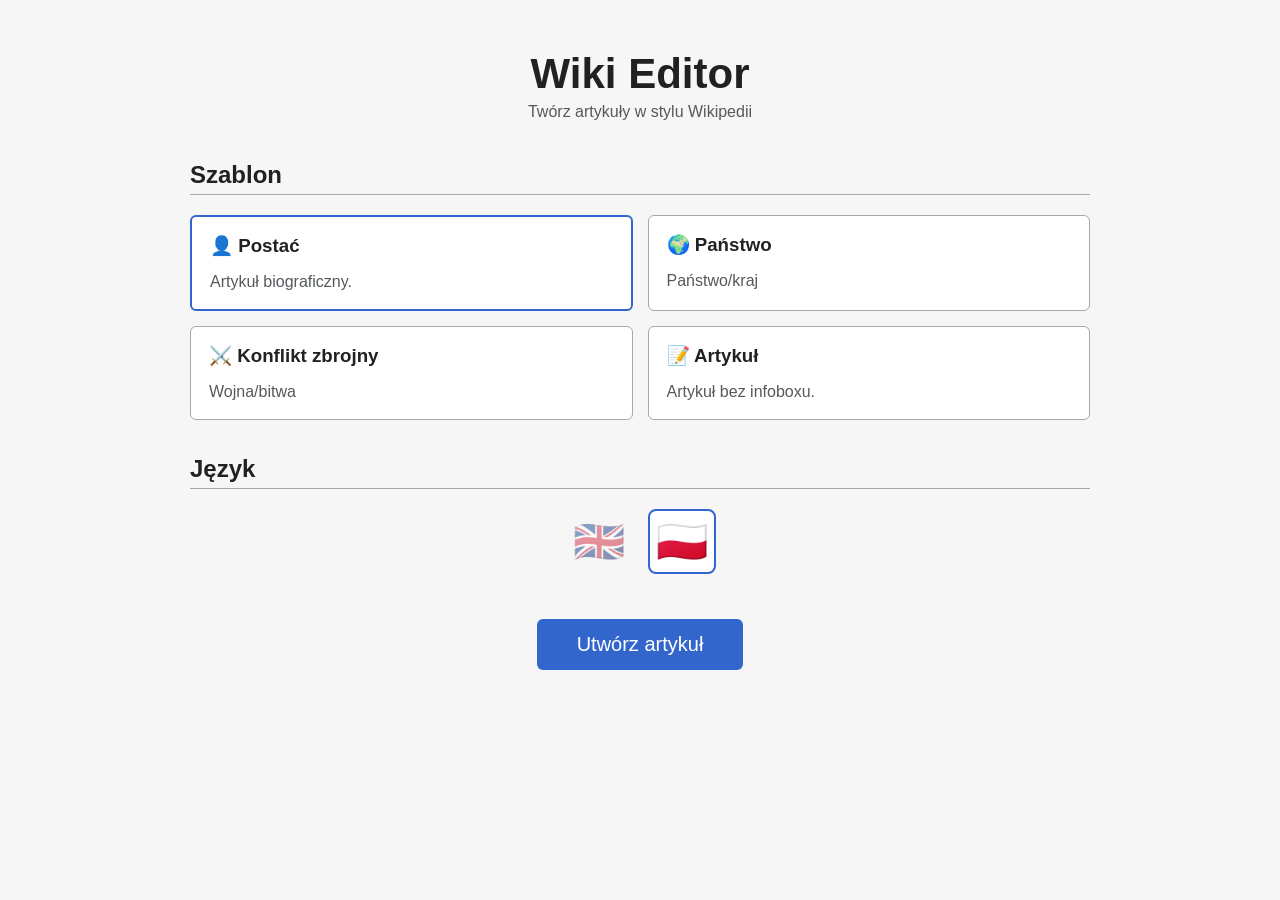
<file: index.html>
<!DOCTYPE html>
<html lang="pl">
<head>
<meta charset="UTF-8">
<title>Wiki Editor</title>

<style>
body{
    margin:0;
    background:#f6f6f6;
    font-family:Arial,Helvetica,sans-serif;
    color:#202122;
}

.container{
    width:900px;
    margin:50px auto;
}

h1{
    text-align:center;
    margin-bottom:5px;
    font-size:42px;
}

.subtitle{
    text-align:center;
    color:#54595d;
    margin-bottom:40px;
}

h2{
    border-bottom:1px solid #a2a9b1;
    padding-bottom:5px;
    margin-top:35px;
}

.templates{
    display:grid;
    grid-template-columns:repeat(2,1fr);
    gap:15px;
}

.template{
    background:white;
    border:1px solid #a2a9b1;
    border-radius:6px;
    padding:18px;
    cursor:pointer;
    transition:.15s;
}

.template:hover:not(.disabled){
    border-color:#36c;
    box-shadow:0 0 10px rgba(0,0,0,.1);
}

.template.selected{
    border:2px solid #36c;
}

.template h3{
    margin:0;
}

.template p{
    color:#54595d;
    margin-bottom:0;
}

.disabled{
    opacity:.45;
    cursor:not-allowed;
}

.wip{
    float:right;
    color:#b32424;
    font-size:13px;
    font-weight:bold;
}

.languages{
    display:flex;
    gap:15px;
    justify-content:center;
    margin-top:20px;
}

.flag{
    font-size:42px;
    cursor:pointer;
    transition:.15s;
    border:2px solid transparent;
    border-radius:8px;
    padding:6px;
}

.flag:hover{
    transform:scale(1.08);
}

.flag.selected{
    border-color:#36c;
    background:white;
}

button{
    display:block;
    margin:45px auto;
    font-size:20px;
    padding:14px 40px;
    background:#36c;
    color:white;
    border:none;
    border-radius:6px;
    cursor:pointer;
}

button:hover{
    background:#447ff5;
}
</style>

</head>
<body>

<div class="container">

<h1 data-key="title">Wiki Editor</h1>

<div class="subtitle" data-key="subtitle">
Twórz artykuły w stylu Wikipedii
</div>

<h2 data-key="templateTitle">Szablon</h2>

<div class="templates">

<div class="template selected"
     data-template="character">
<h3 data-key="charTitle">👤 Postać</h3>
<p data-key="charDesc">Artykuł biograficzny.</p>
</div>
<div class="template" data-template="state">
<h3 data-key="countryTitle">🌍 Państwo</h3>
<p data-key="stateDesc">Państwo/kraj.</p>
</div>
<div class="template" data-template="war">
<h3 data-key="warTitle">⚔️ Konflikt zbrojny</h3>
<p data-key="warDesc">Wojna/bitwa.</p>
</div>

<div class="template" data-template="blank">
<h3 data-key="orgTitle">📝 Artykuł</h3>
<p data-key="blankDesc">Artykuł bez infoboxu.</p>
</div>

</div>

<h2 data-key="langTitle">Język</h2>

<div class="languages">

<div class="flag disabled"
     data-lang="ENG">🇬🇧</div>
<div class="flag selected"
     data-lang="POL">🇵🇱</div>

</div>

<button id="createBtn" data-key="createBtn">Utwórz artykuł</button>


<script>
const translations = {
    POL: {
        title: "Wiki Editor",
        subtitle: "Twórz artykuły w stylu Wikipedii",
        templateTitle: "Szablon",

        charTitle: "👤 Postać",
        charDesc: "Artykuł biograficzny.",
        warDesc: "Wojna/bitwa",
        stateDesc: "Państwo/kraj",
        countryTitle: "🌍 Państwo",
        warTitle: "⚔️ Konflikt zbrojny",
        orgTitle: "📝 Artykuł",
        blankDesc: "Artykuł bez infoboxu.",
        wipDesc: "Szablon w przygotowaniu.",

        langTitle: "Język",
        createBtn: "Utwórz artykuł"
    },

    ENG: {
        title: "Wiki Editor",
        subtitle: "Create Wikipedia-style articles",
        templateTitle: "Template",

        charTitle: "👤 Character",
        charDesc: "Biography article.",

        countryTitle: "🌍 Country",
        warTitle: "⚔️ War",
        warDesc: "War/battle",
        orgTitle: "🏛 Organisation",
        wipDesc: "Template in development.",

        langTitle: "Language",
        createBtn: "Create article"
    }
};
let selectedTemplate="character";
let selectedLanguage="POL";
function setLanguage(lang) {
    document.querySelectorAll("[data-key]").forEach(el => {
        const key = el.dataset.key;

        if (translations[lang] && translations[lang][key]) {
            el.innerHTML = translations[lang][key];
        }
    });
}
document.querySelectorAll(".flag").forEach(flag => {

    flag.onclick = () => {

        document.querySelectorAll(".flag")
            .forEach(f => f.classList.remove("selected"));

        flag.classList.add("selected");

        selectedLanguage = flag.dataset.lang;

        setLanguage(selectedLanguage); // 🔥 DODANE
    };

});
document.querySelectorAll(".template:not(.disabled)")
.forEach(card=>{

    card.onclick=()=>{

        document.querySelectorAll(".template")
        .forEach(c=>c.classList.remove("selected"));

        card.classList.add("selected");

        selectedTemplate=card.dataset.template;
    };

});

document.getElementById("createBtn").onclick=()=>{

    location.href=
        `${selectedLanguage}/${selectedTemplate}/index.html`;

};
setLanguage(selectedLanguage);
</script>

</body>
</html>
</file>
